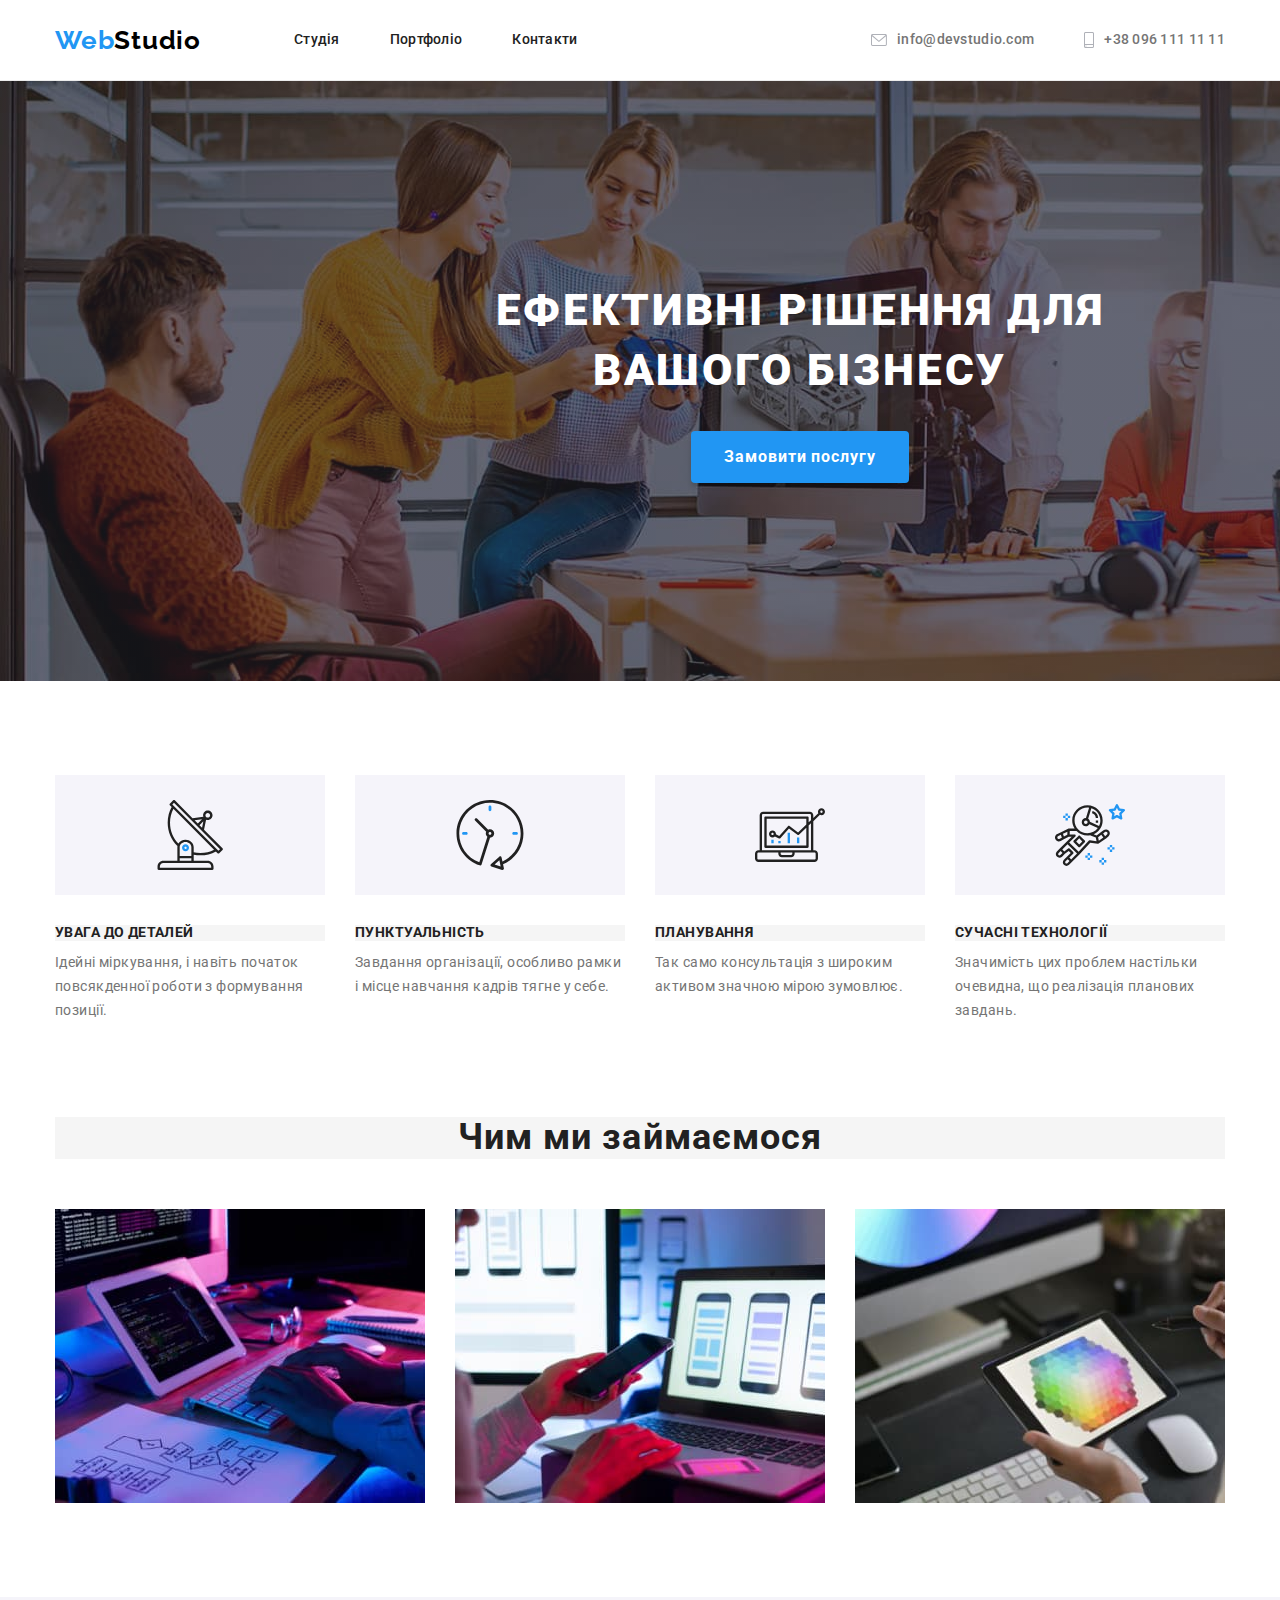
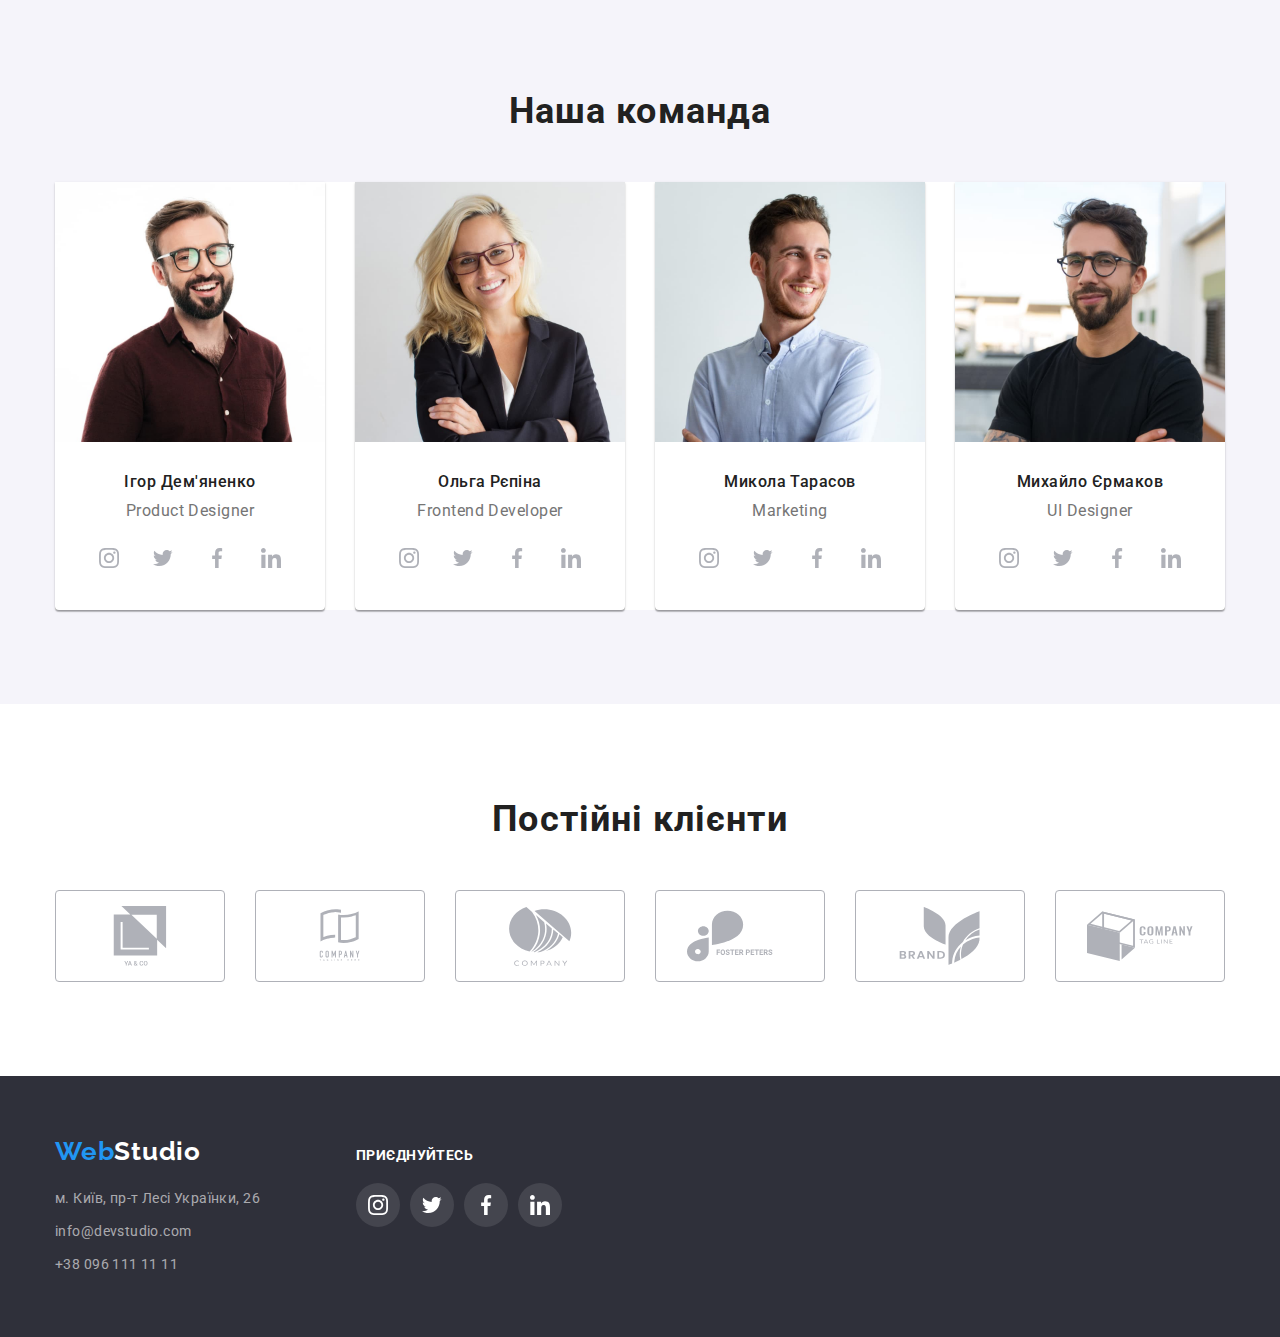
<file: index.html>
<!DOCTYPE html>
<html lang="uk">
  <head>
    <meta charset="UTF-8" />
    <meta http-equiv="X-UA-Compatible" content="IE=edge" />
    <meta name="viewport" content="width=device-width, initial-scale=1.0" />
    <title>Студія</title>
    <link
      href="https://fonts.googleapis.com/css2?family=Raleway:wght@700&family=Roboto:wght@400;500;700;900&display=swap"
      rel="stylesheet"
    />
    <link
      rel="stylesheet"
      href="https://cdnjs.cloudflare.com/ajax/libs/modern-normalize/1.1.0/modern-normalize.min.css"
    />
    <link rel="stylesheet" href="./css/styles.css" />
  </head>
  <body>
    <!--верхня навігаційна частина-->
    <header class="header">
      <div class="container nav">
        <nav class="nav">
          <a href="./index.html" lang="en" class="logo"
            >Web<span class="accent">Studio</span></a
          >
          <ul class="site-nav">
            <li class="item">
              <a href="./index.html" class="link">Студія</a>
            </li>
            <li class="item">
              <a href="./portfolio.html" class="link">Портфоліо</a>
            </li>
            <li class="item"><a href="#" class="link">Контакти</a></li>
          </ul>
        </nav>
        <ul class="auth-nav">
          <li class="item">
            <div class="auth-nav-icon">
              <a class="link" lang="en" href="mailto:info@devstudio.com">
                <svg class="icon" width="16" height="12">
                  <use href="./images/icons.svg#icon-letter"></use>
                </svg>
                info@devstudio.com</a
              >
            </div>
          </li>
          <li class="item">
            <div class="auth-nav-icon">
              <a href="tel:+380961111111" class="link">
                <svg class="icon" width="10" height="16">
                  <use href="./images/icons.svg#icon-phone"></use>
                </svg>
                +38 096 111 11 11</a
              >
            </div>
          </li>
        </ul>
      </div>
    </header>
    <!--тіло сторінки-->
    <main>
      <section class="hero-section overlay">
        <div class="container">
          <div class="content-hero">
            <h1 class="hero-title">Ефективні рішення для вашого бізнесу</h1>
            <button type="button" class="button">Замовити послугу</button>
          </div>
        </div>
      </section>

      <section class="feature-list section">
        <div class="container">
          <h2 class="visually-hidden">Наші особливості</h2>
          <ul class="work-list">
            <li class="work-list-item">
              <div class="feature-content">
                <svg class="list-icon" width="70" height="70">
                  <use href="./images/icons.svg#icon-radar"></use>
                </svg>
              </div>
              <h3 class="title">Увага до деталей</h3>
              <p class="text">
                Ідейні міркування, і навіть початок повсякденної роботи з
                формування позиції.
              </p>
            </li>
            <li class="work-list-item">
              <div class="feature-content">
                <svg class="list-icon" width="70" height="70">
                  <use href="./images/icons.svg#icon-clock"></use>
                </svg>
              </div>
              <h3 class="title">Пунктуальність</h3>
              <p class="text">
                Завдання організації, особливо рамки і місце навчання кадрів
                тягне у себе.
              </p>
            </li>
            <li class="work-list-item">
              <div class="feature-content">
                <svg class="list-icon" width="70" height="70">
                  <use href="./images/icons.svg#icon-diagram"></use>
                </svg>
              </div>
              <h3 class="title">Планування</h3>
              <p>
                Так само консультація з широким активом значною мірою зумовлює.
              </p>
            </li>
            <li class="work-list-item">
              <div class="feature-content">
                <svg class="list-icon" width="70" height="70">
                  <use href="./images/icons.svg#icon-astronaut"></use>
                </svg>
              </div>
              <h3 class="title">Сучасні технології</h3>
              <p>
                Значимість цих проблем настільки очевидна, що реалізація
                планових завдань.
              </p>
            </li>
          </ul>
        </div>
      </section>
      <section class="description-section section">
        <div class="container">
          <h2 class="description">Чим ми займаємося</h2>
          <ul class="img-box">
            <li class="img-item">
              <img
                src="./images/img1.jpg"
                alt="людина займається написанням коду"
                width="370"
              />
            </li>
            <li class="img-item">
              <img
                src="./images/img2.jpg"
                alt="людина перевіряє зв'язок між телефоном та ноутбуком"
                width="370"
              />
            </li>
            <li class="img-item">
              <img
                src="./images/img3.jpg"
                alt="працівник вибирає колір"
                width="370"
              />
            </li>
          </ul>
        </div>
      </section>
      <section class="team section">
        <div class="container">
          <h2 class="team-title">Наша команда</h2>
          <ul class="title-list">
            <li class="team-list">
              <img
                src="./images/img4.jpg"
                alt="усміхнений чоловік з бородою в бордовій сорочці"
                width="270"
              />
              <div class="text-content">
                <h3 class="title-item">Ігор Дем'яненко</h3>
                <p class="list" lang="en">Product Designer</p>
                <ul class="social-list">
                  <li class="social-item">
                    <a class="social-link" href="#">
                      <svg class="social-icon" width="20" height="20">
                        <use href="./images/icons.svg#icon-instagram"></use>
                      </svg>
                    </a>
                  </li>
                  <li class="social-item">
                    <a class="social-link" href="#">
                      <svg class="social-icon" width="20" height="20">
                        <use href="./images/icons.svg#icon-twitter"></use>
                      </svg>
                    </a>
                  </li>
                  <li class="social-item">
                    <a class="social-link" href="#">
                      <svg class="social-icon" width="20" height="20">
                        <use href="./images/icons.svg#icon-facebook"></use>
                      </svg>
                    </a>
                  </li>
                  <li class="social-item">
                    <a class="social-link" href="#">
                      <svg class="social-icon" width="20" height="20">
                        <use href="./images/icons.svg#icon-in"></use>
                      </svg>
                    </a>
                  </li>
                </ul>
              </div>
            </li>
            <li class="team-list">
              <img
                src="./images/img5.jpg"
                alt="усміхена жінка блондинка в офіційному костюмі"
                width="270"
              />
              <div class="text-content">
                <h3 class="title-item">Ольга Рєпіна</h3>
                <p class="list" lang="en">Frontend Developer</p>
                <ul class="social-list">
                  <li class="social-item">
                    <a class="social-link" href="#">
                      <svg class="social-icon" width="20" height="20">
                        <use href="./images/icons.svg#icon-instagram"></use>
                      </svg>
                    </a>
                  </li>
                  <li class="social-item">
                    <a class="social-link" href="#">
                      <svg class="social-icon" width="20" height="20">
                        <use href="./images/icons.svg#icon-twitter"></use>
                      </svg>
                    </a>
                  </li>
                  <li class="social-item">
                    <a class="social-link" href="#">
                      <svg class="social-icon" width="20" height="20">
                        <use href="./images/icons.svg#icon-facebook"></use>
                      </svg>
                    </a>
                  </li>
                  <li class="social-item">
                    <a class="social-link" href="#">
                      <svg class="social-icon" width="20" height="20">
                        <use href="./images/icons.svg#icon-in"></use>
                      </svg>
                    </a>
                  </li>
                </ul>
              </div>
            </li>
            <li class="team-list">
              <img
                src="./images/img6.jpg"
                alt="щасливий чоловік у світлій сорочці"
                width="270"
              />
              <div class="text-content">
                <h3 class="title-item">Микола Тарасов</h3>
                <p class="list" lang="en">Marketing</p>
                <ul class="social-list">
                  <li class="social-item">
                    <a class="social-link" href="#">
                      <svg class="social-icon" width="20" height="20">
                        <use href="./images/icons.svg#icon-instagram"></use>
                      </svg>
                    </a>
                  </li>
                  <li class="social-item">
                    <a class="social-link" href="#">
                      <svg class="social-icon" width="20" height="20">
                        <use href="./images/icons.svg#icon-twitter"></use>
                      </svg>
                    </a>
                  </li>
                  <li class="social-item">
                    <a class="social-link" href="#">
                      <svg class="social-icon" width="20" height="20">
                        <use href="./images/icons.svg#icon-facebook"></use>
                      </svg>
                    </a>
                  </li>
                  <li class="social-item">
                    <a class="social-link" href="#">
                      <svg class="social-icon" width="20" height="20">
                        <use href="./images/icons.svg#icon-in"></use>
                      </svg>
                    </a>
                  </li>
                </ul>
              </div>
            </li>
            <li class="team-list">
              <img
                src="./images/img7.jpg"
                alt="впевнений в собі чоловік в темній сорочці та окулярах"
                width="270"
              />
              <div class="text-content">
                <h3 class="title-item">Михайло Єрмаков</h3>
                <p class="list" lang="en">UI Designer</p>
                <ul class="social-list">
                  <li class="social-item">
                    <a class="social-link" href="#">
                      <svg class="social-icon" width="20" height="20">
                        <use href="./images/icons.svg#icon-instagram"></use>
                      </svg>
                    </a>
                  </li>
                  <li class="social-item">
                    <a class="social-link" href="#">
                      <svg class="social-icon" width="20" height="20">
                        <use href="./images/icons.svg#icon-twitter"></use>
                      </svg>
                    </a>
                  </li>
                  <li class="social-item">
                    <a class="social-link" href="#">
                      <svg class="social-icon" width="20" height="20">
                        <use href="./images/icons.svg#icon-facebook"></use>
                      </svg>
                    </a>
                  </li>
                  <li class="social-item">
                    <a class="social-link" href="#">
                      <svg class="social-icon" width="20" height="20">
                        <use href="./images/icons.svg#icon-in"></use>
                      </svg>
                    </a>
                  </li>
                </ul>
              </div>
            </li>
          </ul>
        </div>
      </section>
      <section class="section">
        <div class="container">
          <h2 class="cliants">Постійні клієнти</h2>
          <ul class="cliants-list">
            <li class="client-item">
              <a href="#" class="client-link">
                <svg class="icon-client" width="106" height="60">
                  <use href="./images/icons.svg#icon-company1"></use>
                </svg>
              </a>
            </li>
            <li class="client-item">
              <a href="#" class="client-link">
                <svg class="icon-client" width="106" height="60">
                  <use href="./images/icons.svg#icon-company2"></use>
                </svg>
              </a>
            </li>
            <li class="client-item">
              <a href="#" class="client-link">
                <svg class="icon-client" width="106" height="60">
                  <use href="./images/icons.svg#icon-company3"></use>
                </svg>
              </a>
            </li>
            <li class="client-item">
              <a href="#" class="client-link">
                <svg class="icon-client" width="106" height="60">
                  <use href="./images/icons.svg#icon-company4"></use>
                </svg>
              </a>
            </li>
            <li class="client-item">
              <a href="#" class="client-link">
                <svg class="icon-client" width="106" height="60">
                  <use href="./images/icons.svg#icon-company5"></use>
                </svg>
              </a>
            </li>
            <li class="client-item">
              <a href="#" class="client-link">
                <svg class="icon-client" width="106" height="60">
                  <use href="./images/icons.svg#icon-company6"></use>
                </svg>
              </a>
            </li>
          </ul>
        </div>
      </section>
    </main>
    <!--нижня навігаційна частина-->
    <footer class="down">
      <div class="container">
        <div class="footer-down">
          <div class="information">
            <a href="./index.html" class="logo-footer"
              >Web<span class="accent-footer">Studio</span></a
            >
            <address>
              <div class="footer-information">
                <ul>
                  <li class="footer-list">
                    <a
                      href="https://goo.gl/maps/CPtrU1FHBa2aNyZL9"
                      target="_blank"
                      rel="noopener noreferrer nofollow"
                      class="link"
                      >м. Київ, пр-т Лесі Українки, 26</a
                    >
                  </li>
                  <li class="footer-list">
                    <a class="link" lang="en" href="mailto:info@devstudio.com"
                      >info@devstudio.com</a
                    >
                  </li>
                  <li class="footer-list">
                    <a class="link" href="tel:+380961111111"
                      >+38 096 111 11 11</a
                    >
                  </li>
                </ul>
              </div>
            </address>
          </div>

          <div class="footer">
            <h3 class="footer-title">приєднуйтесь</h3>
            <ul class="network-list">
              <li class="network-item">
                <a class="network-link" href="#">
                  <svg class="network-icon" width="20" height="20">
                    <use href="./images/icons.svg#icon-instagram"></use>
                  </svg>
                </a>
              </li>

              <li class="network-item">
                <a class="network-link" href="#">
                  <svg class="network-icon" width="20" height="20">
                    <use href="./images/icons.svg#icon-twitter"></use>
                  </svg>
                </a>
              </li>

              <li class="network-item">
                <a class="network-link" href="#">
                  <svg class="network-icon" width="20" height="20">
                    <use href="./images/icons.svg#icon-facebook"></use>
                  </svg>
                </a>
              </li>

              <li class="network-item">
                <a class="network-link" href="#">
                  <svg class="network-icon" width="20" height="20">
                    <use href="./images/icons.svg#icon-in"></use>
                  </svg>
                </a>
              </li>
            </ul>
          </div>
        </div>
      </div>
    </footer>
  </body>
</html>
</file>
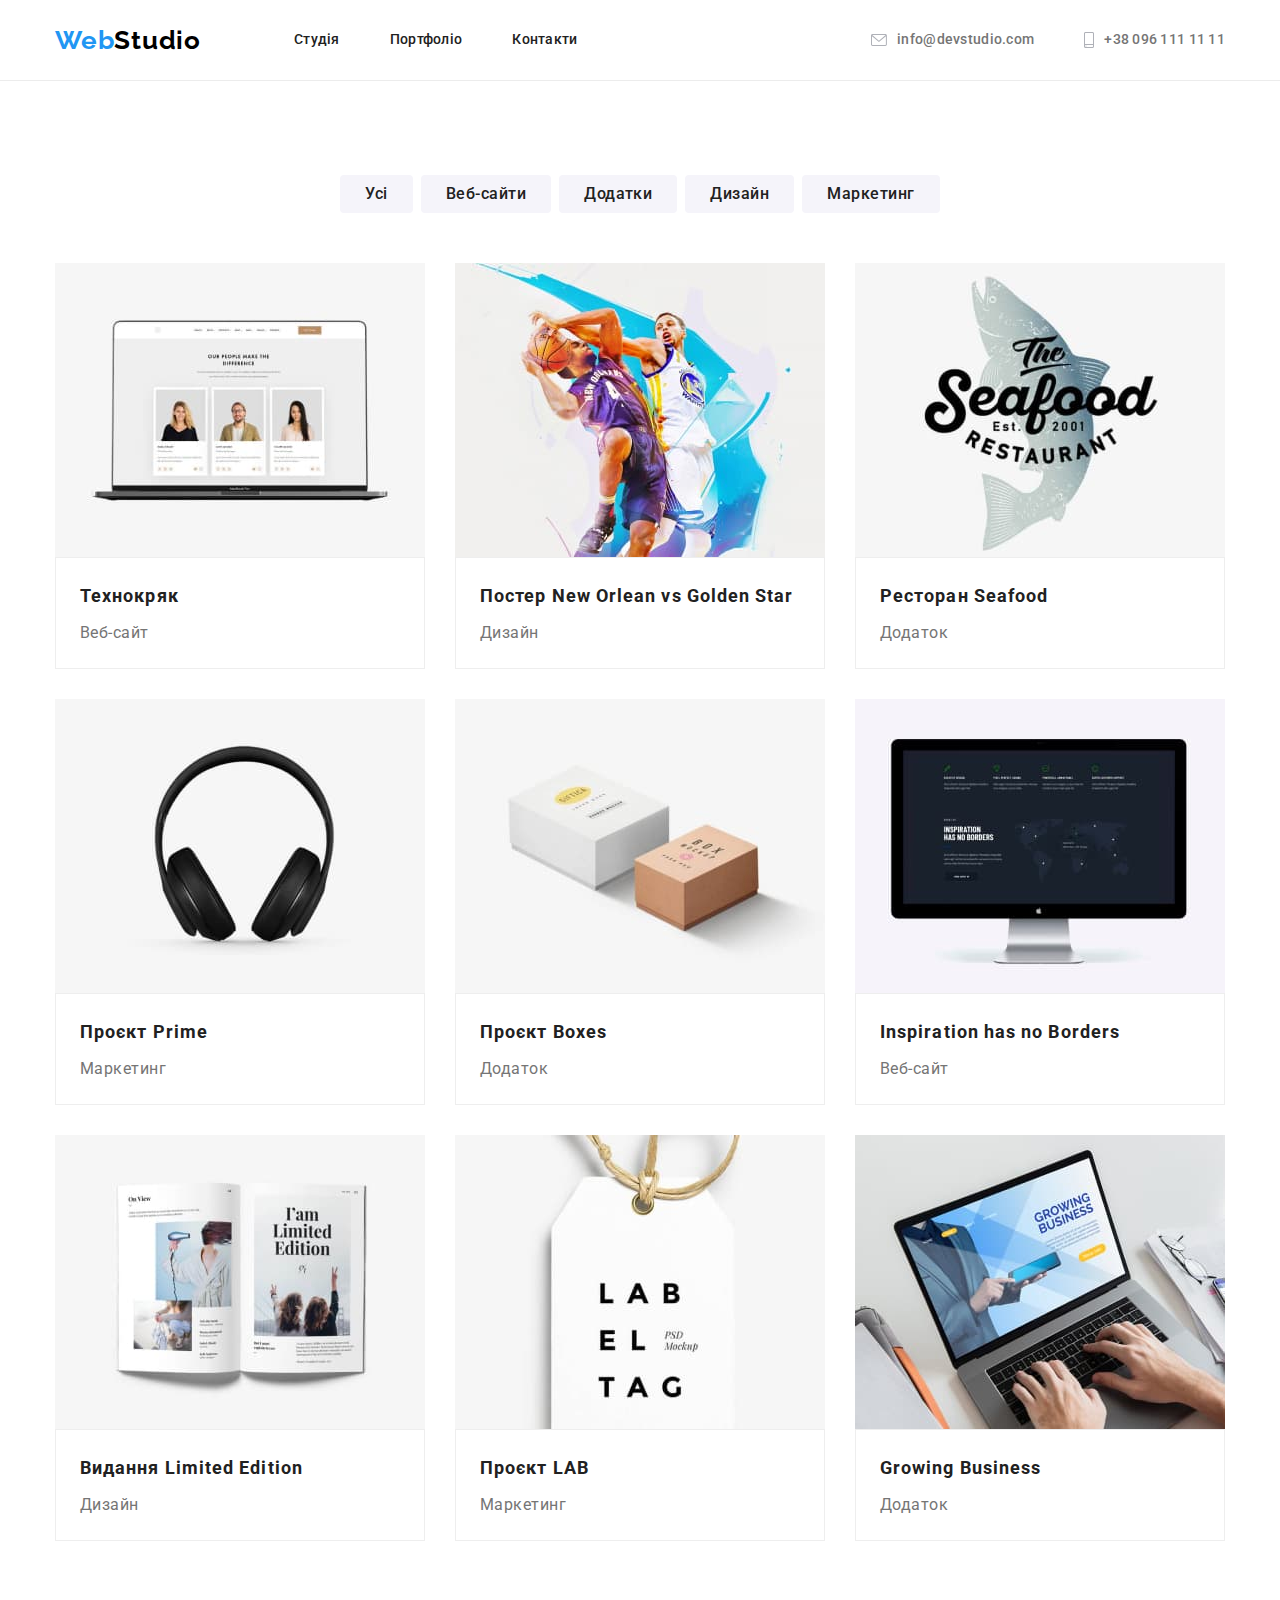
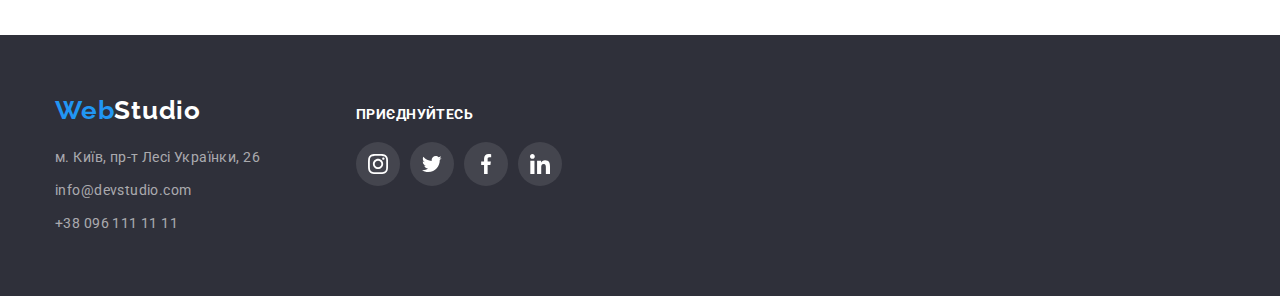
<file: portfolio.html>
<!DOCTYPE html>
<html lang="uk">
  <head>
    <meta charset="UTF-8" />
    <meta http-equiv="X-UA-Compatible" content="IE=edge" />
    <meta name="viewport" content="width=device-width, initial-scale=1.0" />
    <title>Студія</title>
    <link
      href="https://fonts.googleapis.com/css2?family=Raleway:wght@700&family=Roboto:wght@400;500;700;900&display=swap"
      rel="stylesheet"
    />
    <link
      rel="stylesheet"
      href="https://cdnjs.cloudflare.com/ajax/libs/modern-normalize/1.1.0/modern-normalize.min.css"
    />
    <link rel="stylesheet" href="./css/styles.css" />
  </head>
  <body>
    <!--верхня навігаційна частина-->
    <header class="header">
      <div class="container nav">
        <nav class="nav">
          <a href="./index.html" lang="en" class="logo"
            >Web<span class="accent">Studio</span></a
          >
          <ul class="site-nav">
            <li class="item">
              <a href="./index.html" class="link">Студія</a>
            </li>
            <li class="item">
              <a href="./portfolio.html" class="link">Портфоліо</a>
            </li>
            <li class="item"><a href="#" class="link">Контакти</a></li>
          </ul>
        </nav>
        <ul class="auth-nav">
          <li class="item">
            <div class="auth-nav-icon">
              <a class="link" lang="en" href="mailto:info@devstudio.com">
                <svg class="icon" width="16" height="12">
                  <use href="./images/icons.svg#icon-letter"></use>
                </svg>
                info@devstudio.com</a
              >
            </div>
          </li>
          <li class="item">
            <div class="auth-nav-icon">
              <a href="tel:+380961111111" class="link">
                <svg class="icon" width="10" height="16">
                  <use href="./images/icons.svg#icon-phone"></use>
                </svg>
                +38 096 111 11 11</a
              >
            </div>
          </li>
        </ul>
      </div>
    </header>
    <main>
      <section class="portfolio-hero section">
        <div class="container-hero">
          <h1 class="visually-hidden">Наші роботи</h1>
          <ul class="button-items">
            <li class="button-list">
              <button type="button" class="button-item">Усі</button>
            </li>
            <li class="button-list">
              <button type="button" class="button-item">Веб-сайти</button>
            </li>
            <li class="button-list">
              <button type="button" class="button-item">Додатки</button>
            </li>
            <li class="button-list">
              <button type="button" class="button-item">Дизайн</button>
            </li>
            <li class="button-list">
              <button type="button" class="button-item">Маркетинг</button>
            </li>
          </ul>
          <ul class="hero-list flex-container">
            <li class="flex-element">
              <a href="#" class="flex-content">
                <img
                  src="./images/img8.jpg"
                  alt="дві жінки та чоловік"
                  width="370"
                />
                <div class="hero-content">
                  <h2 class="title">Технокряк</h2>
                  <p class="hero-item">Веб-сайт</p>
                </div>
              </a>
            </li>
            <li class="flex-element">
              <a href="#" class="flex-content">
                <img
                  src="./images/img9.jpg"
                  alt="Постер Новий Орлеан проти Голден Стейт"
                />
                <div class="hero-content">
                  <h2 class="title">
                    Постер <snan lang="en">New Orlean vs Golden Star</snan>
                  </h2>
                  <p class="hero-item">Дизайн</p>
                </div>
              </a>
            </li>
            <li class="flex-element">
              <a href="#" class="flex-content">
                <img
                  src="./images/img10.jpg"
                  alt="Ресторан морської риби"
                  width="370"
                />
                <div class="hero-content">
                  <h2 class="title">Ресторан <span lang="en">Seafood</span></h2>
                  <p class="hero-item">Додаток</p>
                </div>
              </a>
            </li>
            <li class="flex-element">
              <a href="#" class="flex-content">
                <img
                  src="./images/img11.jpg"
                  alt="Чорні наушники"
                  width="370"
                />
                <div class="hero-content">
                  <h2 class="title">Проєкт <span lang="en">Prime</span></h2>
                  <p class="hero-item">Маркетинг</p>
                </div>
              </a>
            </li>
            <li class="flex-element">
              <a href="#" class="flex-content">
                <img
                  src="./images/img12.jpg"
                  alt="Біла та коричнева коробки"
                  width="370"
                />
                <div class="hero-content">
                  <h2 class="title">Проєкт <span lang="en">Boxes</span></h2>
                  <p class="hero-item">Додаток</p>
                </div>
              </a>
            </li>
            <li class="flex-element">
              <a href="#" class="flex-content">
                <img
                  src="./images/img13.jpg"
                  alt="Чорний монітор з білою підставкою"
                  width="370"
                />
                <div class="hero-content">
                  <h2 class="title" lang="en">Inspiration has no Borders</h2>
                  <p class="hero-item">Веб-сайт</p>
                </div>
              </a>
            </li>
            <li class="flex-element">
              <a href="#" class="flex-content">
                <img
                  src="./images/img14.jpg"
                  alt="Відкритий журнал зі статтями"
                  width="370"
                />
                <div class="hero-content">
                  <h2 class="title">
                    Видання <span lang="en">Limited Edition</span>
                  </h2>
                  <p class="hero-item">Дизайн</p>
                </div>
              </a>
            </li>
            <li class="flex-element">
              <a href="#" class="flex-content">
                <img
                  src="./images/img15.jpg"
                  alt="Білий жетон марк апу з золотою стрічкою"
                  width="370"
                />
                <div class="hero-content">
                  <h2 class="title">Проєкт <span lang="en">LAB</span></h2>
                  <p class="hero-item">Маркетинг</p>
                </div>
              </a>
            </li>
            <li class="flex-element">
              <a href="#" class="flex-content">
                <img
                  src="./images/img16.jpg"
                  alt="Чоловік працює на чорно-сірому ноутбуці"
                  width="370"
                />
                <div class="hero-content">
                  <h2 class="title" lang="en">Growing Business</h2>
                  <p class="hero-item">Додаток</p>
                </div>
              </a>
            </li>
          </ul>
        </div>
      </section>
    </main>
    <footer class="down">
      <div class="container">
        <div class="footer-down">
          <div class="information">
            <a href="./index.html" class="logo-footer"
              >Web<span class="accent-footer">Studio</span></a
            >
            <address>
              <div class="footer-information">
                <ul>
                  <li class="footer-list">
                    <a
                      href="https://goo.gl/maps/CPtrU1FHBa2aNyZL9"
                      target="_blank"
                      rel="noopener noreferrer nofollow"
                      class="link current"
                      >м. Київ, пр-т Лесі Українки, 26</a
                    >
                  </li>
                  <li class="footer-list">
                    <a class="link" lang="en" href="mailto:info@devstudio.com"
                      >info@devstudio.com</a
                    >
                  </li>
                  <li class="footer-list">
                    <a class="link" href="tel:+380961111111"
                      >+38 096 111 11 11</a
                    >
                  </li>
                </ul>
              </div>
            </address>
          </div>

          <div class="footer">
            <h3 class="footer-title">приєднуйтесь</h3>
            <ul class="network-list">
              <li class="network-item">
                <a class="network-link" href="#">
                  <svg class="network-icon" width="20" height="20">
                    <use href="./images/icons.svg#icon-instagram"></use>
                  </svg>
                </a>
              </li>

              <li class="network-item">
                <a class="network-link" href="#">
                  <svg class="network-icon" width="20" height="20">
                    <use href="./images/icons.svg#icon-twitter"></use>
                  </svg>
                </a>
              </li>

              <li class="network-item">
                <a class="network-link" href="#">
                  <svg class="network-icon" width="20" height="20">
                    <use href="./images/icons.svg#icon-facebook"></use>
                  </svg>
                </a>
              </li>

              <li class="network-item">
                <a class="network-link" href="#">
                  <svg class="network-icon" width="20" height="20">
                    <use href="./images/icons.svg#icon-in"></use>
                  </svg>
                </a>
              </li>
            </ul>
          </div>
        </div>
      </div>
    </footer>
  </body>
</html>
</file>
<file: css/styles.css>
html {
    box-sizing: border-box;
}
*,
*::before,
*::after {
    box-sizing: border-box;
}

h1,
h2,
h3,
h4,
h5,
h6,
p {
    margin-top: 0;
    margin-bottom: 0;
    display: block;
}
img {
    display: block;
    max-width: 100%;
    height: auto;
}
ul {
list-style: none;
padding: 0;
margin: 0;
}
h3.title {margin-bottom: 0;}
.section {
    padding-top: 94px;
    padding-bottom: 94px;
}
:root{
--primary-color-fill:#FFFFFF;
--secondary-color-fill:#AFB1B8;
--color-hover-fill:#F5F5F5;
--color-fill:#2196F3;
--border-color:#2196F3;
--border:#EEEEEE;
--logo-header-footer:#2196F3;
--primary-text-color:#757575;
--title-text-color:#212121;
--background-color-white: #FFFFFF;
--background-color:#2F303A;
--color-hero:#ffffff;
--background-color-section:#F5F5F5;
--background-color-team:#F5F4FA;
--background-color-footer:#2F303A;
--hover-color:#2196F3;
--accent-color:#000000;
--accent-color-white:#FFFFFF;
--color-link-footer:rgba(255, 255, 255, 0.6);
--background-color-portfolio-hero:#F5F5F5 ;
--link-current:#2196F3;
--primary-color-button:#FFFFFF;
--secondary-color-button: #212121;
--background-color-button :#2196F3;
--background-color-portfolio:#EEEEEE;
--flex-gap:30px;
--border-bottom:#ECECEC;
}
.container{
    width: 1200px;
    margin-left: auto;
    margin-right: auto;
    padding-left: 15px;
    padding-right: 15px;
}
p {
    font-weight: 400;
    font-size: 14px;
    line-height: 1.71;
    letter-spacing: 0.03em;
}
/* body */
body {color: var(--primary-text-color);
background-color: var(--background-color-white);   
font-family: "Roboto", sans-serif;
}
ul {list-style: none;}
/* header */
.header {border-bottom: 1px solid var(--border-bottom);}
.header.auth-nav {display: flex;
align-items: center;}
.nav {display: flex;
align-items: center;}
.logo {
font-family: "Raleway", sans-serif;
font-weight: 700;
font-size: 26px;
line-height: 1.19;
letter-spacing: 0.03em;
color: var(--logo-header-footer);
text-decoration: none;}
.accent {color: var(--accent-color);}
/* site-nav */
/* header-page */
.site-nav{display: flex;
margin-left: 93px;}
.site-nav .item + .item {margin-left:50px;}
.site-nav .link {
display: block;
padding-top: 32px;
padding-bottom: 32px;
color: var(--title-text-color);
font-weight: 500;
font-size: 14px;
line-height: 1.14;
letter-spacing: 0.02em;
text-decoration: none;}
.site-nav .link:hover,
.site-nav .link:focus {
color: var(--hover-color);}
/* акцент уваги */

/* auth-nav */
.auth-nav .link {
display: block;
padding-top: 32px;
padding-bottom: 32px;
color: var(--primary-text-color);
font-weight: 500;
font-size: 14px;
line-height: 1.14;
letter-spacing: 0.02em;
text-decoration: none;}
.auth-nav  {display: flex; 
margin-left: auto;}
.auth-nav .item +.item {margin-left: 50px;}

.auth-nav-icon .link{ 
fill: var(--secondary-color-fill);
display: flex;
align-items: center;
}
.auth-nav-icon .link:hover,
.auth-nav-icon .link:focus{
    fill: currentColor;}
.icon {
    
    margin-right: 10px;}

/* hero-section */
.hero-section{background-color:var(--background-color);
    padding-top: 200px;
    padding-bottom: 200px;
}
/* hero-title */
 .content-hero{ 
width: 696px;
text-align: center;
margin-left: auto;
margin-right: auto;}

.hero-title{
margin-bottom: 30px;
color: var(--color-hero);
font-weight: 900;
font-size: 44px;
line-height: 1.36;
text-align: center;
letter-spacing: 0.06em;
text-transform: uppercase;
}
/* КНОПКА */
.button{ 
margin-left: auto;
margin-right: auto;
padding: 10px 32px;
color: var(--primary-color-button);
background-color: var(--background-color-button);
display: inline-block;
min-width: 216px;
font-weight: 700;
font-size: 16px;
line-height: 1.88;
display: flex;
align-items: center;
text-align: center;
letter-spacing: 0.06em;
cursor: pointer;
font-family: inherit;
box-shadow: 0px 4px 4px rgba(0, 0, 0, 0.15);
border-radius: 4px;
text-decoration: none;
border: 1px solid transparent;
}
/* overlay */
.overlay { 
    min-width: 1600px;
    height: 600px;
    margin-left: auto;
    margin-right: auto;
    background-image:linear-gradient(
         rgba(47, 48, 58, 0.4),
         rgba(47, 48, 58, 0.4)),
         url(../images/img-hero.jpg);
    background-repeat: no-repeat;
    background-position: center;
    background-size: cover; 
}
/* visually-hidden приховати */
.visually-hidden{
position: absolute;
white-space: nowrap;
width: 1px;
height: 1px;
overflow: hidden;
border: 0;
padding: 0;
clip: rect(0 0 0 0);
clip-path: inset(50%);
margin: -1px;}
/* feature-list */
.feature-list .title{
margin-bottom: 10px;
background-color:var(--background-color-section);
color: var(--title-text-color);
font-weight: 700;
font-size: 14px;
line-height: 1.14;
letter-spacing: 0.03em;
text-transform: uppercase;}
.title {
    font-weight: 700;
    font-size: 18px;
    line-height: 2;
    letter-spacing: 0.06em;
    color: var(--title-text-color);
}
.work-list > .work-list-item {
max-width: 270px;
margin-right: 30px;
}
.work-list>.work-list-item:last-child {
margin-right: 0;}
 .work-list {
display: flex; 
} 
/* SVG */
.feature-content {
    background-color: var(--background-color-team);
    width: 270px;
    height: 120px;
    display: flex;
    align-items: center;
    justify-content: center;
    margin-bottom: 30px;
}

.list-icon {
    display: flex;
    align-items: center;
    justify-content: center;
}

/* description */
.description-section{padding-top: 0;}
.description{
margin-bottom: 50px;
color: var(--title-text-color);
background-color: var(--background-color-section);
font-weight: 700;
font-size: 36px;
line-height: 1.16;
text-align: center;
letter-spacing: 0.03em;
}
.img-box {display: flex;}
.img-item {
margin-right: 30px;}
.img-item:last-child {margin-right: 0;}
/* team */
.team {background-color: var(--background-color-team);}
.title-list{ background-color: var(--background-color-white);
    
}
.title-list .team-list{
margin-right: 30px;
    box-shadow: 0px 1px 3px rgba(0, 0, 0, 0.12), 0px 1px 1px rgba(0, 0, 0, 0.14), 0px 2px 1px rgba(0, 0, 0, 0.2);
    border-radius: 0px 0px 4px 4px;
min-width: 270px;}
.title-list .team-list:last-child {margin-right: 0;} 
.title-list {display: flex;}
.text-content{
padding: 30px 00px;}
.team-title{
margin-bottom: 50px;
color: var(--title-text-color);
font-weight: 700;
font-size: 36px;
line-height: 1.16;
text-align: center;
letter-spacing: 0.03em;}
.title-item{
margin-bottom: 10px;
color: var(--title-text-color);
font-weight: 500;
font-size: 16px;
line-height: 1.19;
text-align: center;
letter-spacing: 0.03em; 
}

.list {
color: var(--primary-text-color);
font-weight: 400;
font-size: 16px;
line-height: 1.19;
text-align: center;
letter-spacing: 0.03em;
}
/* social */
.social-list{
    display: flex;
    align-items: center;
    justify-content: center;
 
    }

.social-item{
    width: 44px;
    height: 44px;
margin-right: 10px;
}
.social-item:last-child{margin-right: 0;}
.list {
    margin-bottom: 16px;
}
.social-link {
    display: flex;
    align-items: center;
    justify-content: center;
    border-radius: 50%;
    width: 100%;
    height: 100%; 
    fill: var(--secondary-color-fill);
}
.social-link:hover,
.social-link:focus{
    background-color: var(--hover-color);
    fill: var(--color-hover-fill); 
}

/* cliants */
.cliants{
    font-size: 36px;
    line-height: 1.17;
    text-align: center;
    letter-spacing: 0.03em;
    color: #212121;
margin-bottom: 50px;}
.cliants-list {
    display: flex;
}
  
.client-item {
    margin-right: 30px;
    width: 170px;
    height: 92px;
 
}
.client-link {
display: flex;    
align-items: center;
justify-content: center;
width: 100%;
height: 100%;
border: 1px solid var(--secondary-color-fill);
    border-radius: 4px;
    color: #AFB1B8;
}
.icon-client {
    fill: currentColor;
}
.client-item:last-child {
    margin-right: 0px;}


.client-item .client-link:hover,
.client-item .client-link:focus {border: 1px solid var(--hover-color);
color: #2196F3;}

/* footer */
.down {background-color: var(--background-color-footer);
padding-top: 60px;
padding-bottom: 60px;}
.logo-footer {
display: block;
margin-bottom: 20px;
color: var(--logo-header-footer);
font-family: "Raleway", sans-serif;
font-weight: 700;
font-size: 26px;
line-height: 1.19;
letter-spacing: 0.03em;
text-decoration: none;
}
.footer-list {
margin-bottom: 9px;}
.footer-list:last-child {
margin-bottom: 0;}
.footer-information{ width: 231px;}
/* hover footer */
.link:hover,
.link:focus {
color: var(--hover-color);
}

.accent-footer{
 color: var(--accent-color-white);  
}
.link{
color: var(--color-link-footer);
font-family: 'Roboto';
font-weight: 400;
font-size: 14px;
line-height: 1.71;
letter-spacing: 0.03em; 
text-decoration: none;
font-style: normal;
}
.footer-title{
font-weight: 700;
font-size: 14px;
line-height: 16px;
letter-spacing: 0.03em;
text-transform: uppercase;
color: var(--accent-color-white);
font-style: normal
}
.information {margin-right: 70px;}
.footer-title{margin-bottom: 20px;}
.network-list {
    display: flex;
    align-items: center;
    
}
.network-item {
    width: 44px;
    height: 44px;
margin-right: 10px;
}
.network-item:last-child{margin-right: 0px;}

.network-link {
border-radius: 50%;
display: flex;
align-items: center;
justify-content: center;
width: 100%;
height: 100%;
background-color: rgba(255, 255, 255, 0.1);

}
.network-link:hover,
.network-link:focus {
    background-color: var(--hover-color);
    fill: var(--primary-color-fill);
}
.network-icon {
fill: var(--primary-color-fill);
}
.footer-down{
    display: flex;
    align-items: baseline;
}

/* portfolio */
/* portfolio-hero */
/* Кнопка */

.button-items {
    margin-bottom: 50px;
    justify-content: center;
    display: flex;
}
.button-list{
margin-right: 8px;}
.button-list:last-child{
 margin-right: 0;}
.button-item{
padding: 6px 25px;
font-family: inherit;
font-weight: 500;
font-size: 16px;
line-height: 1.62;
text-align: center;
display: flex;
letter-spacing: 0.03em;
color: var(--secondary-color-button);
border: none;
cursor: pointer;
background: var(--background-color-team);
border-radius: 4px;}
.button-item:hover,
.button-item:focus {
display: block;
min-width: 73px;
box-shadow: 0px 3px 1px rgba(0, 0, 0, 0.1), 0px 1px 2px rgba(0, 0, 0, 0.08), 0px 2px 2px rgba(0, 0, 0, 0.12);
border-radius: 4px;
text-align: center;
color: var(--primary-color-button);
background-color: var(--background-color-button);
font-family: inherit
}

.hero-item{ 
font-weight: 400;
font-size: 16px;
line-height: 1.88;
letter-spacing: 0.03em;
color: var(--primary-text-color);
}
/* Наші роботи */

.hero-content{padding: 20px 24px;
border: 1px solid var(--background-color-portfolio);}
.container-hero {
    width: 1200px;
    padding-left: 15px;
    padding-right: 15px;
    margin-left: auto;
    margin-right: auto;
}
.flex-container {
display: flex;
flex-wrap: wrap;
margin-left: calc(-1 * var(--flex-gap));
margin-top: calc(-1 * var(--flex-gap));
}
.flex-container > .flex-element { 
    flex-basis: calc(100% / 3 - var(--flex-gap));
    margin-left: var(--flex-gap);
    margin-top: var(--flex-gap);
}

.flex-content{
display: flex;
flex-direction: column;
text-decoration: none;
}
.title{margin-bottom: 4px;}
.flex-content:hover,
.flex-content:focus
{ 
text-transform: none;
background: var(--background-color-white);
border: 1px solid var(--border);
box-shadow: 0px 1px 1px rgba(0, 0, 0, 0.12),
0px 4px 4px rgba(0, 0, 0, 0.06),
1px 4px 6px rgba(0, 0, 0, 0.16);
}
</file>
